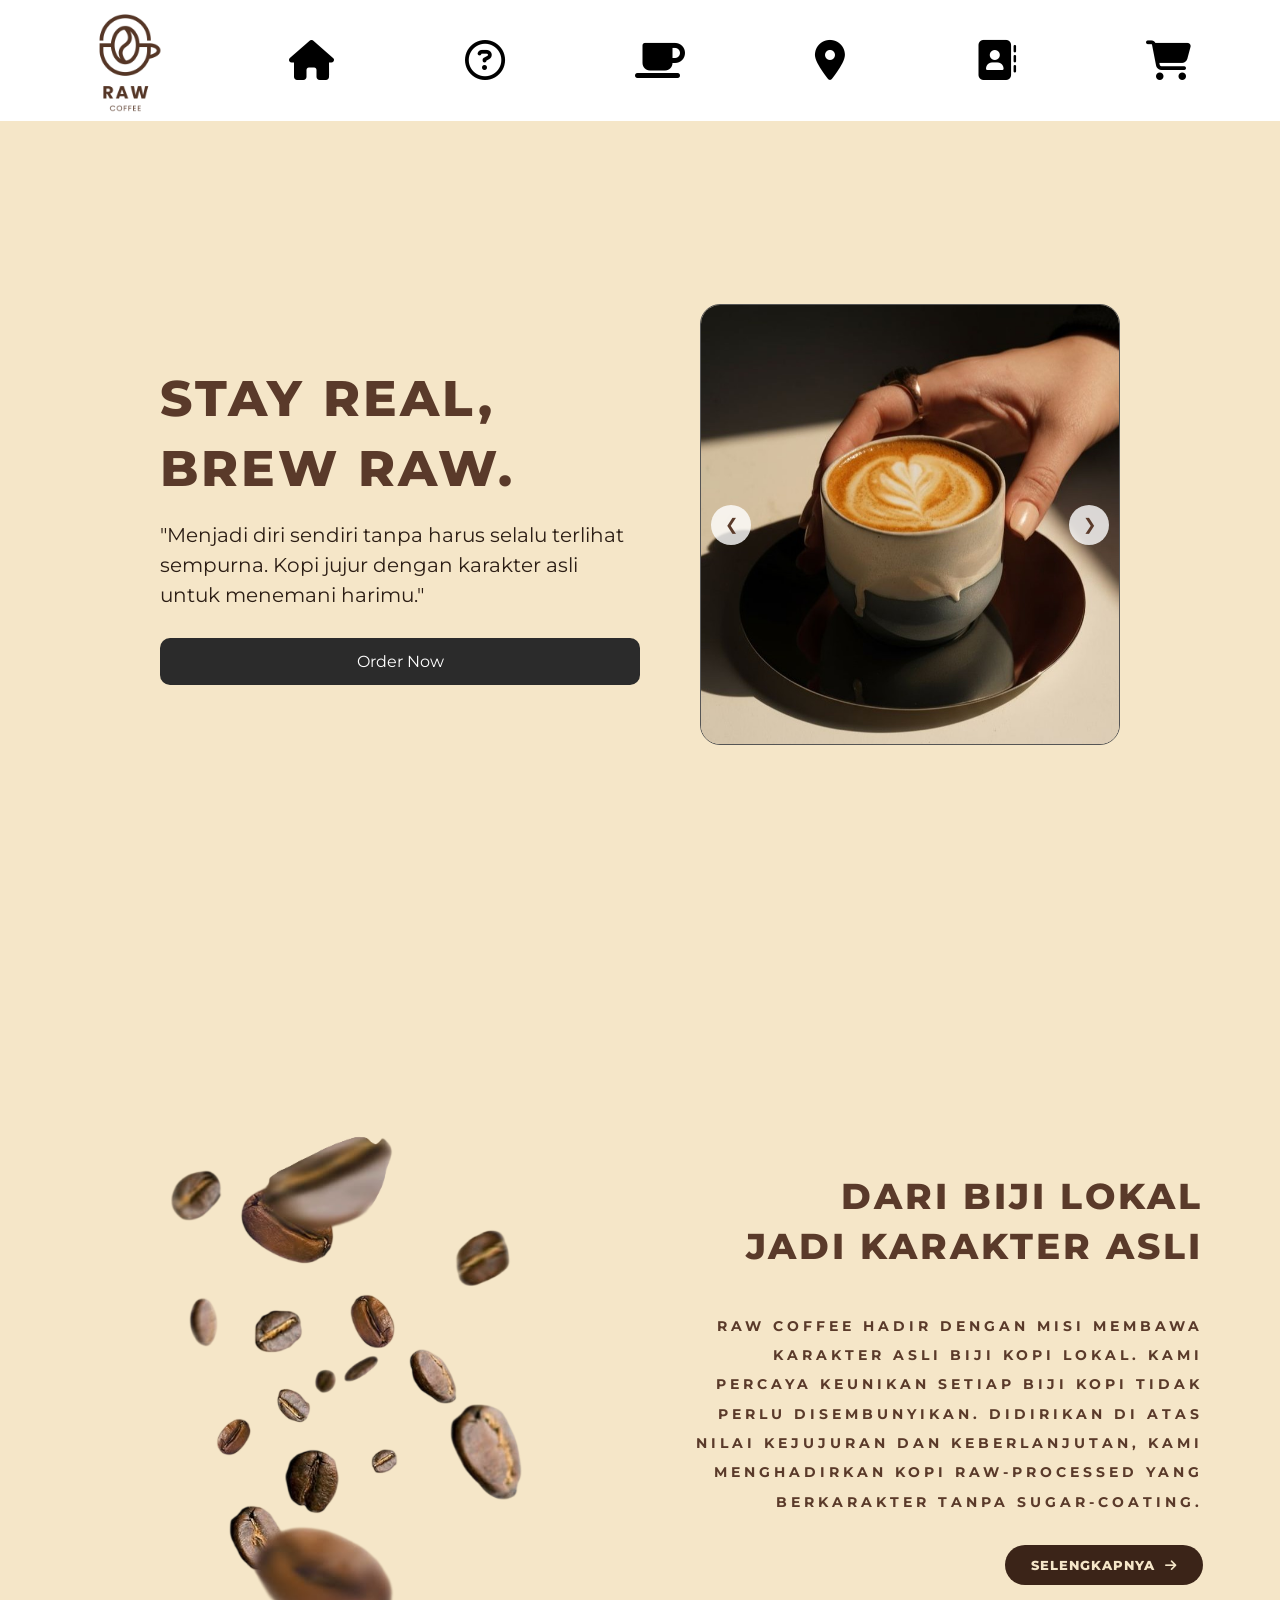
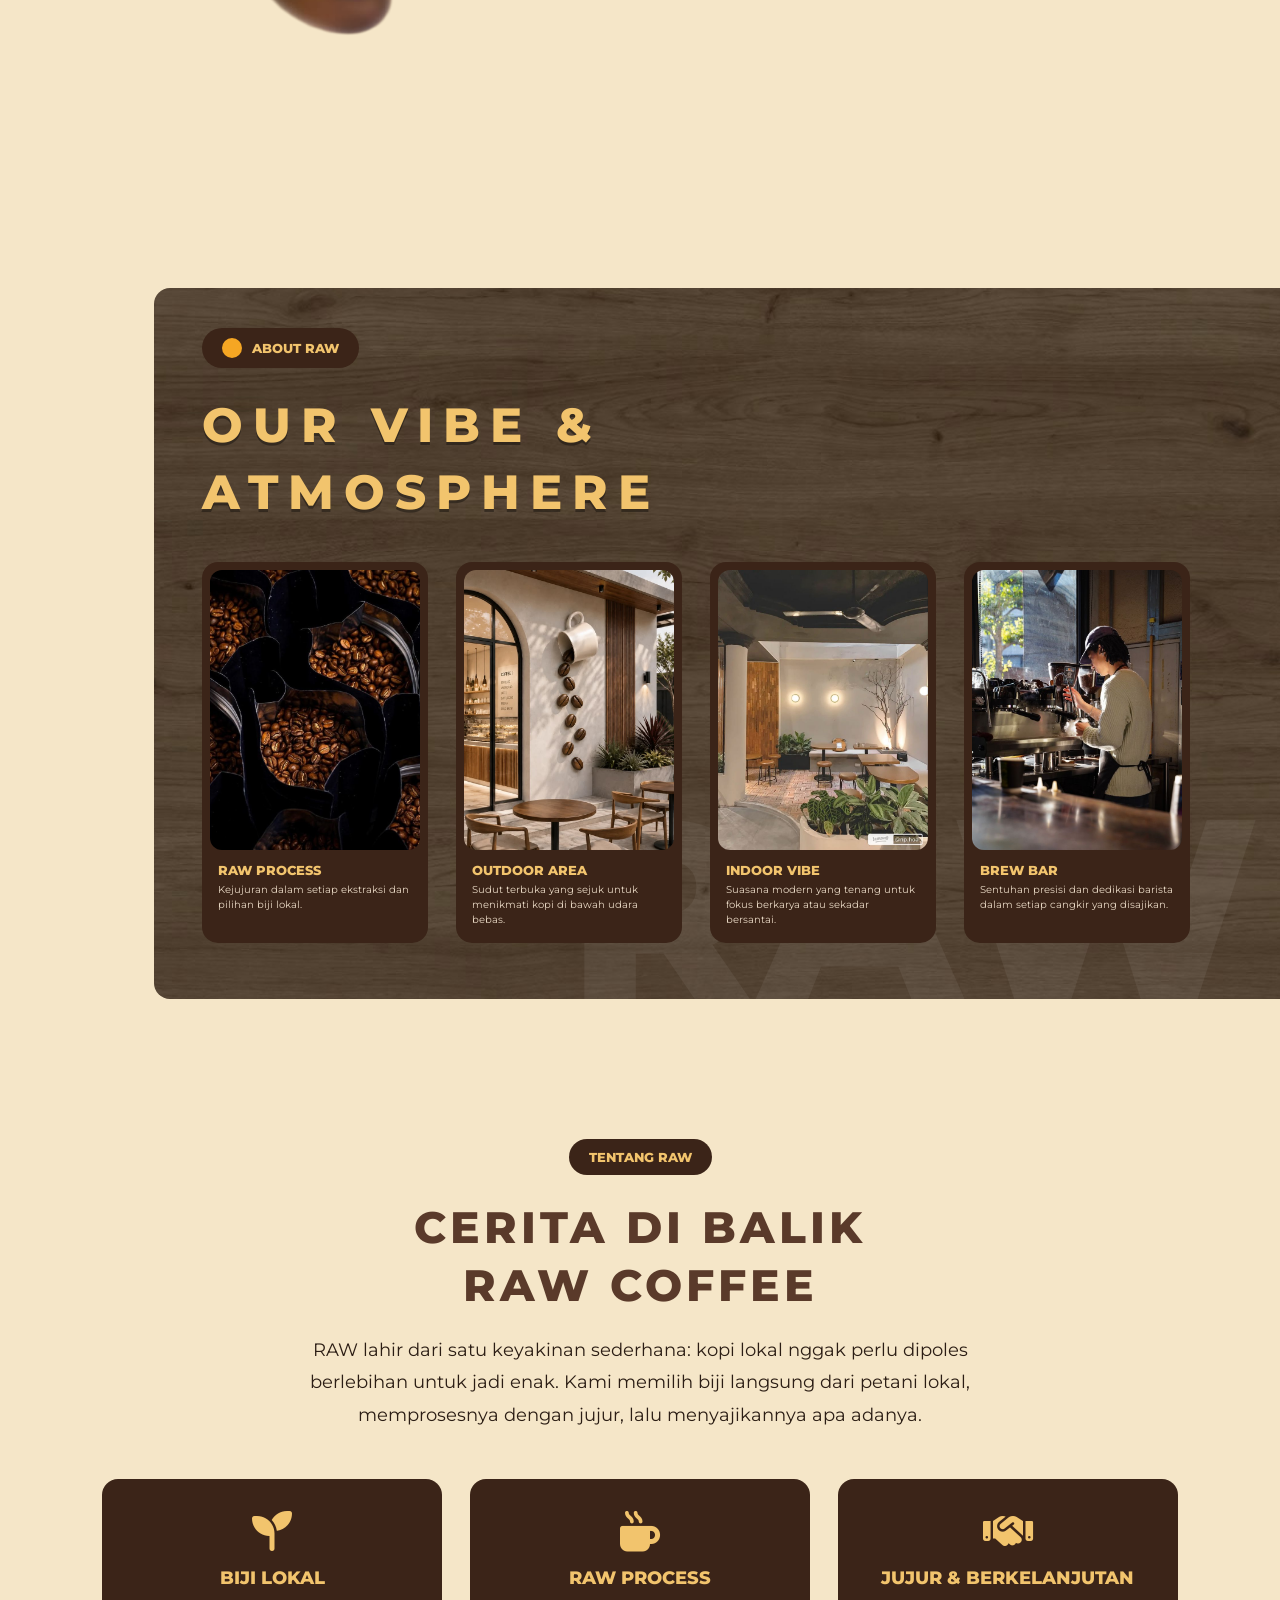
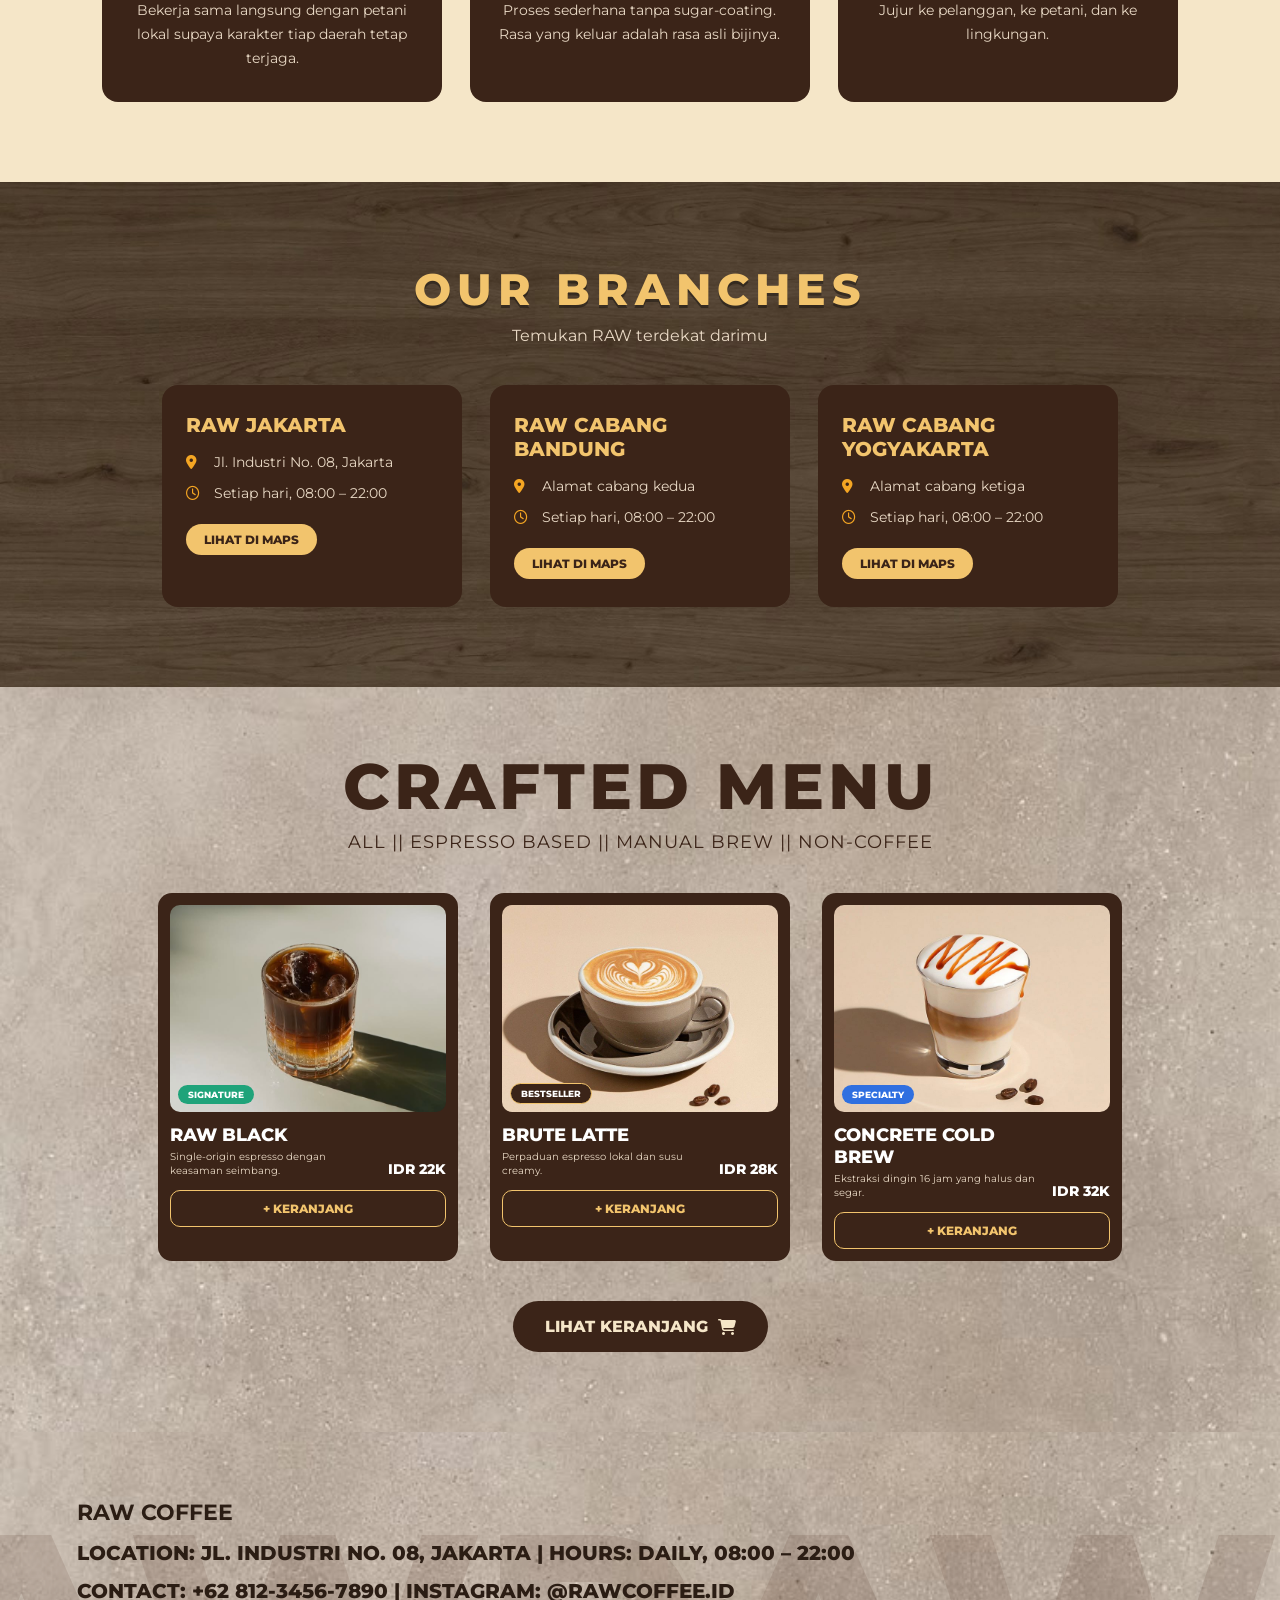
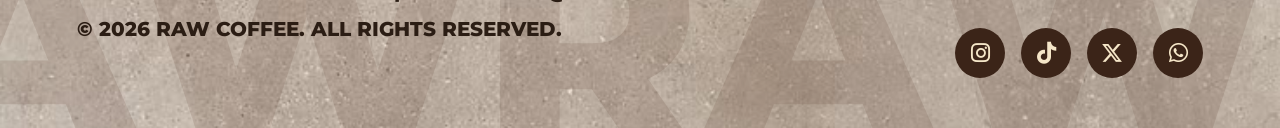
<file: index.html>
<!DOCTYPE html>
<html lang="en">
<head>
    <meta charset="UTF-8">
    <meta name="viewport" content="width=device-width, initial-scale=1.0">
    <title>Raw Coffee</title>
    <link href="https://fonts.googleapis.com/css2?family=Montserrat:wght@500;800&display=swap" rel="stylesheet">
    <link href="https://cdnjs.cloudflare.com/ajax/libs/font-awesome/6.5.1/css/all.min.css" rel="stylesheet">
    <link rel="stylesheet" href="copi.css">
    <link rel="stylesheet" href="checkout.css">
    <script src="cart.js" defer></script>
</head>
<body>
    <header class="navbar">
        <a href="#beranda" class="logo"><img src="COFFEE (43).png" alt="Logo RAW Coffee"></a>
        <a href="#beranda" aria-label="Beranda"><i class="fa-solid fa-house"></i></a>
        <a href="#tentang" aria-label="Tentang"><i class="fa-regular fa-circle-question"></i></a>
        <a href="#menu" aria-label="Menu"><i class="fa-solid fa-mug-saucer"></i></a>
        <a href="#cabang" aria-label="Cabang"><i class="fa-solid fa-location-dot"></i></a>
        <a href="#kontak" aria-label="Kontak"><i class="fa-solid fa-address-book"></i></a>
        <a href="checkout.html" class="cart-link" aria-label="Keranjang">
            <i class="fa-solid fa-cart-shopping"></i><span class="cart-count">0</span>
        </a>
    </header>

    <main class="hero" id="beranda">
        <div class="hero-text">
            <h1>STAY REAL, <br>BREW RAW.</h1>
            <p>"Menjadi diri sendiri tanpa harus selalu terlihat sempurna. Kopi jujur dengan karakter asli untuk menemani harimu."</p>
            <a href="#menu" class="btn">Order Now</a>
        </div>
        <div class="hero-img slider">
    <div class="slides">
     <img src="pegangkopi.jpeg" alt="Secangkir latte art dipegang sebuah tangan">
     <img src="slider2.jpeg" alt="Foto slider 2">
     <img src="slider3.jpeg" alt="Foto slider 3">
     <img src="slider6.jpeg" alt="Foto slider 6">

    </div>
    <button class="slide-btn prev" aria-label="Sebelumnya">&#10094;</button>
    <button class="slide-btn next" aria-label="Berikutnya">&#10095;</button>
</div>
    </main>
<section class="tentang" id="tentang">
    <div class="tentang-img">
        <img src="bijikopi.png" alt="Biji Kopi">
    </div>
    <div class="tentang-text">
        <h2>DARI BIJI LOKAL <br>JADI KARAKTER ASLI</h2>
        <p>RAW COFFEE hadir dengan misi membawa karakter asli biji kopi lokal. Kami percaya keunikan setiap biji kopi tidak perlu disembunyikan. Didirikan di atas nilai kejujuran dan keberlanjutan, kami menghadirkan kopi raw-processed yang berkarakter tanpa sugar-coating.    </p>
        <a href="#cerita" class="more-btn">Selengkapnya <i class="fa-solid fa-arrow-right"></i></a>
        </div>
</section>
<section class="vibe" id="suasana">
    <div class="vibe-panel">
        <span class="vibe-badge"><i class="dot"></i> About Raw</span>
        <h2>Our Vibe &amp;<br>Atmosphere</h2>

        <div class="vibe-cards">
            <article class="vibe-card">
                <img src="rawprocess.jpeg" alt="Biji kopi mentah">
                <h3>Raw Process</h3>
                <p>Kejujuran dalam setiap ekstraksi dan pilihan biji lokal.</p>
            </article>

            <article class="vibe-card">
                <img src="outdoorarea.jpeg" alt="Area outdoor kafe">
                <h3>Outdoor Area</h3>
                <p>Sudut terbuka yang sejuk untuk menikmati kopi di bawah udara bebas.</p>
            </article>

            <article class="vibe-card">
                <img src="indoorvibe.jpeg" alt="Suasana indoor kafe">
                <h3>Indoor Vibe</h3>
                <p>Suasana modern yang tenang untuk fokus berkarya atau sekadar bersantai.</p>
            </article>

            <article class="vibe-card">
                <img src="brewbar.jpeg" alt="Barista di brew bar">
                <h3>Brew Bar</h3>
                <p>Sentuhan presisi dan dedikasi barista dalam setiap cangkir yang disajikan.</p>
            </article>
        </div>
    </div>
</section>
<section class="cerita" id="cerita">
    <span class="cerita-badge">Tentang Raw</span>
    <h2>Cerita di Balik<br>RAW Coffee</h2>
    <p class="cerita-lead">
        RAW lahir dari satu keyakinan sederhana: kopi lokal nggak perlu dipoles berlebihan untuk jadi enak.
        Kami memilih biji langsung dari petani lokal, memprosesnya dengan jujur, lalu menyajikannya apa adanya.
    </p>

    <div class="cerita-grid">
        <article class="cerita-item">
            <i class="fa-solid fa-seedling"></i>
            <h3>Biji Lokal</h3>
            <p>Bekerja sama langsung dengan petani lokal supaya karakter tiap daerah tetap terjaga.</p>
        </article>
        <article class="cerita-item">
            <i class="fa-solid fa-mug-hot"></i>
            <h3>Raw Process</h3>
            <p>Proses sederhana tanpa sugar-coating. Rasa yang keluar adalah rasa asli bijinya.</p>
        </article>
        <article class="cerita-item">
            <i class="fa-solid fa-handshake"></i>
            <h3>Jujur &amp; Berkelanjutan</h3>
            <p>Jujur ke pelanggan, ke petani, dan ke lingkungan.</p>
        </article>
    </div>
</section>

<section class="cabang" id="cabang">
    <h2>Our Branches</h2>
    <p class="cabang-sub">Temukan RAW terdekat darimu</p>

    <div class="cabang-list">
        <article class="cabang-card">
            <h3>RAW Jakarta</h3>
            <p><i class="fa-solid fa-location-dot"></i> Jl. Industri No. 08, Jakarta</p>
            <p><i class="fa-regular fa-clock"></i> Setiap hari, 08:00 – 22:00</p>
            <a href="#" target="_blank">Lihat di Maps</a>
        </article>

        <article class="cabang-card">
            <h3>RAW Cabang Bandung</h3>
            <p><i class="fa-solid fa-location-dot"></i> Alamat cabang kedua</p>
            <p><i class="fa-regular fa-clock"></i> Setiap hari, 08:00 – 22:00</p>
            <a href="#" target="_blank">Lihat di Maps</a>
        </article>

        <article class="cabang-card">
            <h3>RAW Cabang Yogyakarta</h3>
            <p><i class="fa-solid fa-location-dot"></i> Alamat cabang ketiga</p>
            <p><i class="fa-regular fa-clock"></i> Setiap hari, 08:00 – 22:00</p>
            <a href="#" target="_blank">Lihat di Maps</a>
        </article>
    </div>
</section>
<section class="menu" id="menu">
    <h2 class="menu-title">Crafted Menu</h2>
    <p class="menu-sub">All || Espresso Based || Manual Brew || Non-Coffee</p>

    <div class="menu-cards">
        <article class="menu-card">
            <div class="menu-img">
                <img src="rawblack.jpeg" alt="Raw Black">
                <span class="tag tag-signature">Signature</span>
            </div>
            <div class="menu-info">
                <div>
                    <h3>Raw Black</h3>
                    <p>Single-origin espresso dengan keasaman seimbang.</p>
                </div>
                <span class="price">IDR 22K</span>
            </div>
            <button class="add-btn" data-id="raw-black" data-name="Raw Black" data-price="22000" data-img="rawblack.jpeg">+ Keranjang</button>
        </article>

        <article class="menu-card">
            <div class="menu-img">
                <img src="brutelatte.jpeg" alt="Brute Latte">
                <span class="tag tag-bestseller">Bestseller</span>
            </div>
            <div class="menu-info">
                <div>
                    <h3>Brute Latte</h3>
                    <p>Perpaduan espresso lokal dan susu creamy.</p>
                </div>
                <span class="price">IDR 28K</span>
            </div>
            <button class="add-btn" data-id="brute-latte" data-name="Brute Latte" data-price="28000" data-img="brutelatte.jpeg">+ Keranjang</button>
        </article>

        <article class="menu-card">
            <div class="menu-img">
                <img src="concretecoldbrew.jpeg" alt="Concrete Cold Brew">
                <span class="tag tag-specialty">Specialty</span>
            </div>
            <div class="menu-info">
                <div>
                    <h3>Concrete Cold Brew</h3>
                    <p>Ekstraksi dingin 16 jam yang halus dan segar.</p>
                </div>
                <span class="price">IDR 32K</span>
            </div>
            <button class="add-btn" data-id="concrete-cold-brew" data-name="Concrete Cold Brew" data-price="32000" data-img="concretecoldbrew.jpeg">+ Keranjang</button>
        </article>
    </div>

    <a href="checkout.html" class="menu-btn">Lihat Keranjang <i class="fa-solid fa-cart-shopping"></i></a>
</section>

<footer class="kontak" id="kontak">
    <h3>RAW COFFEE</h3>
    <p>Location: Jl. Industri No. 08, Jakarta | Hours: Daily, 08:00 – 22:00</p>
    <p>Contact: +62 812-3456-7890 | Instagram: @rawcoffee.id</p>
    <p>© 2026 RAW COFFEE. All rights reserved.</p>
        <div class="sosmed">
        <a href="https://instagram.com/rawcoffee.id" target="_blank" aria-label="Instagram"><i class="fa-brands fa-instagram"></i></a>
        <a href="#" target="_blank" aria-label="TikTok"><i class="fa-brands fa-tiktok"></i></a>
        <a href="#" target="_blank" aria-label="X"><i class="fa-brands fa-x-twitter"></i></a>
        <a href="wa.me/6283120239202" target="_blank" aria-label="WhatsApp"><i class="fa-brands fa-whatsapp"></i></a>
    </div>
</footer>
<script>
    const slides = document.querySelector('.slides');
    document.querySelector('.slide-btn.next').onclick = () =>
        slides.scrollBy({ left: slides.clientWidth });
    document.querySelector('.slide-btn.prev').onclick = () =>
        slides.scrollBy({ left: -slides.clientWidth });
</script>
</body>
</html>
</file>
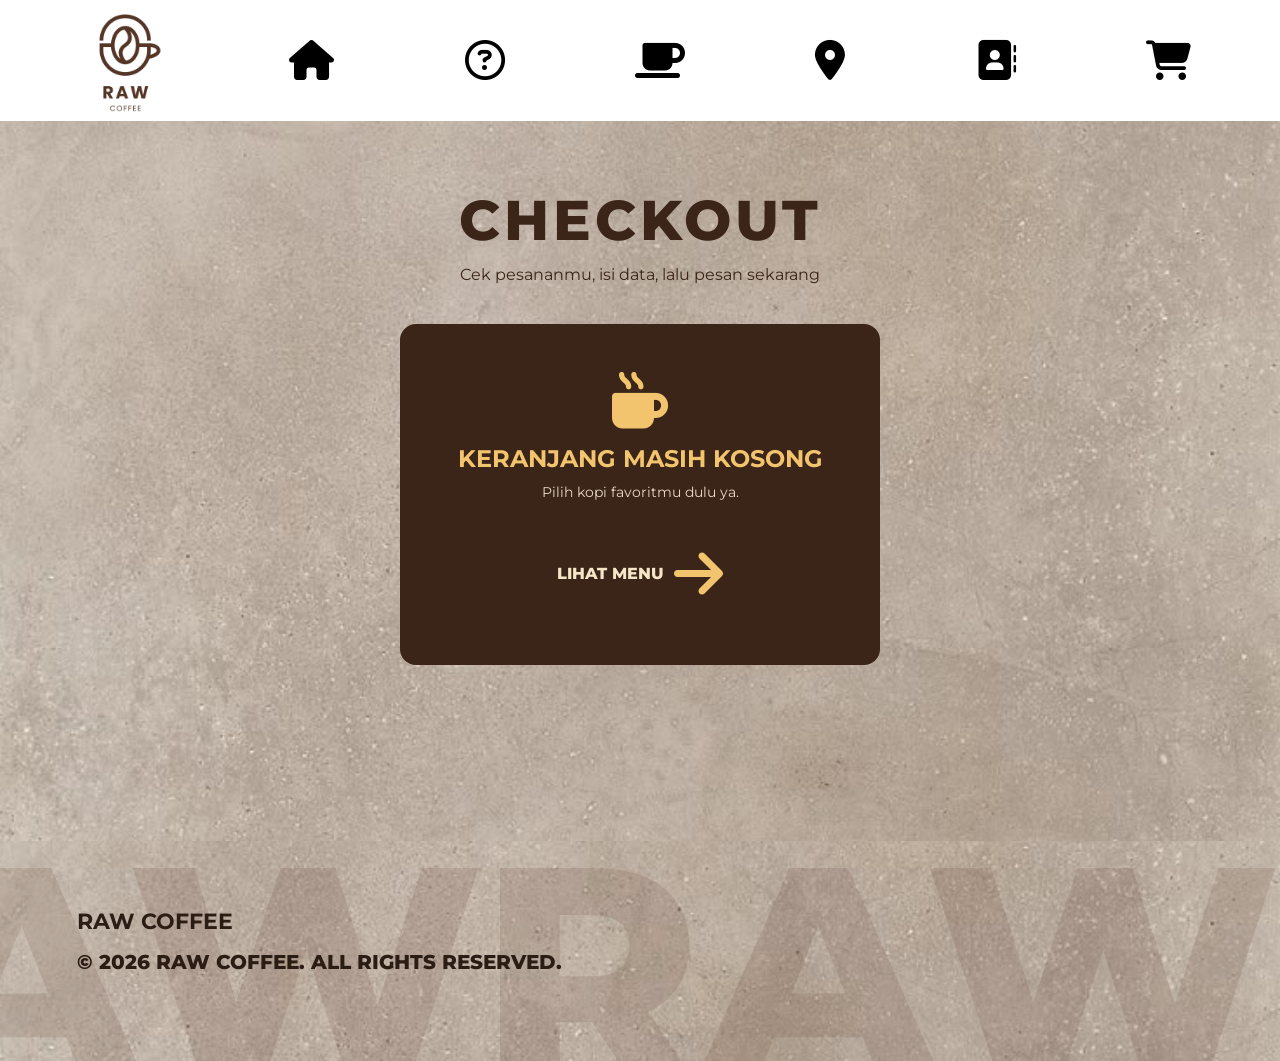
<file: checkout.html>
<!DOCTYPE html>
<html lang="id">
<head>
    <meta charset="UTF-8">
    <meta name="viewport" content="width=device-width, initial-scale=1.0">
    <title>Checkout | Raw Coffee</title>
    <link href="https://fonts.googleapis.com/css2?family=Montserrat:wght@500;800&display=swap" rel="stylesheet">
    <link href="https://cdnjs.cloudflare.com/ajax/libs/font-awesome/6.5.1/css/all.min.css" rel="stylesheet">
    <link rel="stylesheet" href="copi.css">
    <link rel="stylesheet" href="checkout.css">
    <script src="cart.js" defer></script>
    <script src="checkout.js" defer></script>
</head>
<body>
    <header class="navbar">
        <a href="index.html#beranda" class="logo"><img src="COFFEE (43).png" alt="Logo RAW Coffee"></a>
        <a href="index.html#beranda" aria-label="Beranda"><i class="fa-solid fa-house"></i></a>
        <a href="index.html#tentang" aria-label="Tentang"><i class="fa-regular fa-circle-question"></i></a>
        <a href="index.html#menu" aria-label="Menu"><i class="fa-solid fa-mug-saucer"></i></a>
        <a href="index.html#cabang" aria-label="Cabang"><i class="fa-solid fa-location-dot"></i></a>
        <a href="index.html#kontak" aria-label="Kontak"><i class="fa-solid fa-address-book"></i></a>
        <a href="checkout.html" class="cart-link" aria-label="Keranjang">
            <i class="fa-solid fa-cart-shopping"></i><span class="cart-count">0</span>
        </a>
    </header>

    <main class="checkout">
        <h1 class="checkout-title">Checkout</h1>
        <p class="checkout-sub">Cek pesananmu, isi data, lalu pesan sekarang</p>

        <!-- keranjang kosong -->
        <div class="checkout-empty" id="checkout-empty" hidden>
            <i class="fa-solid fa-mug-hot"></i>
            <h2>Keranjang masih kosong</h2>
            <p>Pilih kopi favoritmu dulu ya.</p>
            <a href="index.html#menu" class="menu-btn">Lihat Menu <i class="fa-solid fa-arrow-right"></i></a>
        </div>

        <!-- status pesanan (setelah checkout) -->
        <div class="co-status" id="checkout-success" hidden>
            <div class="co-status-top">
                <h2 id="st-title">Pickup</h2>
                <div class="co-steps" id="co-steps">
                    <div class="co-step">
                        <span class="co-step-ic"><i class="fa-solid fa-rotate"></i></span>
                        <small>Sedang Diproses</small>
                    </div>
                    <div class="co-step">
                        <span class="co-step-ic"><i class="fa-solid fa-store"></i></span>
                        <small>Siap Di-Pickup</small>
                    </div>
                    <div class="co-step">
                        <span class="co-step-ic"><i class="fa-solid fa-check"></i></span>
                        <small>Pesanan Selesai</small>
                    </div>
                </div>
                <img class="co-status-img" src="pegangkopi.jpeg" alt="Pesananmu">
            </div>

            <div class="co-status-card">
                <h3 id="st-no"></h3>
                <div id="st-items"></div>
                <div class="co-status-total"><span>Total</span><span id="st-total"></span></div>
                <p id="st-info"></p>
            </div>

            <div class="co-status-actions">
                <button type="button" class="co-btn-outline" id="btn-struk">Download Struk</button>
                <a href="index.html" class="co-btn-solid">Kembali Ke Beranda</a>
            </div>
        </div>

        <!-- isi checkout: pesanan di kiri, form di kanan -->
        <div class="checkout-grid" id="checkout-content">
            <section class="co-panel">
                <h2>Pesananmu</h2>
                <div id="checkout-items"></div>
            </section>

            <form class="co-panel" id="checkout-form" novalidate>
                <h2>Data Pemesan</h2>

                <label for="nama">Nama</label>
                <input type="text" id="nama" name="nama" placeholder="Nama kamu" required>

                <label for="wa">No. WhatsApp</label>
                <input type="tel" id="wa" name="wa" placeholder="08xxxxxxxxxx" required>

                <label>Tipe Pesanan</label>
                <div class="co-options">
                    <label class="co-opt"><input type="radio" name="tipe" value="Dine In" checked> Dine In</label>
                    <label class="co-opt"><input type="radio" name="tipe" value="Take Away"> Take Away</label>
                </div>

                <label for="cabang">Cabang</label>
                <select id="cabang" name="cabang">
                    <option>RAW Jakarta</option>
                    <option>RAW Cabang 2</option>
                    <option>RAW Cabang 3</option>
                </select>

                <div id="meja-wrap">
                    <label for="meja">Nomor Meja</label>
                    <input type="text" id="meja" name="meja" placeholder="Contoh: 12">
                </div>

                <label>Pembayaran</label>
                <div class="co-options">
                    <label class="co-opt"><input type="radio" name="bayar" value="Bayar di kasir" checked> Kasir</label>
                    <label class="co-opt"><input type="radio" name="bayar" value="QRIS"> QRIS</label>
                    <label class="co-opt"><input type="radio" name="bayar" value="Transfer"> Transfer</label>
                </div>

                <label for="catatan">Catatan (opsional)</label>
                <textarea id="catatan" name="catatan" rows="3" placeholder="Less sugar, extra shot, dll."></textarea>

                <div class="co-summary">
                    <div><span>Subtotal</span><span id="sum-sub">Rp 0</span></div>
                    <div><span>Pajak (10%)</span><span id="sum-tax">Rp 0</span></div>
                    <div class="co-total"><span>Total</span><span id="sum-total">Rp 0</span></div>
                </div>

                <p class="co-error" id="co-error" role="alert"></p>

                <button type="submit" class="menu-btn co-submit">
                    <i class="fa-solid fa-bag-shopping"></i> Pesan Sekarang
                </button>
            </form>
        </div>
    </main>

    <footer class="kontak" id="kontak">
        <h3>RAW COFFEE</h3>
        <p>© 2026 RAW COFFEE. All rights reserved.</p>
    </footer>
</body>
</html>
</file>
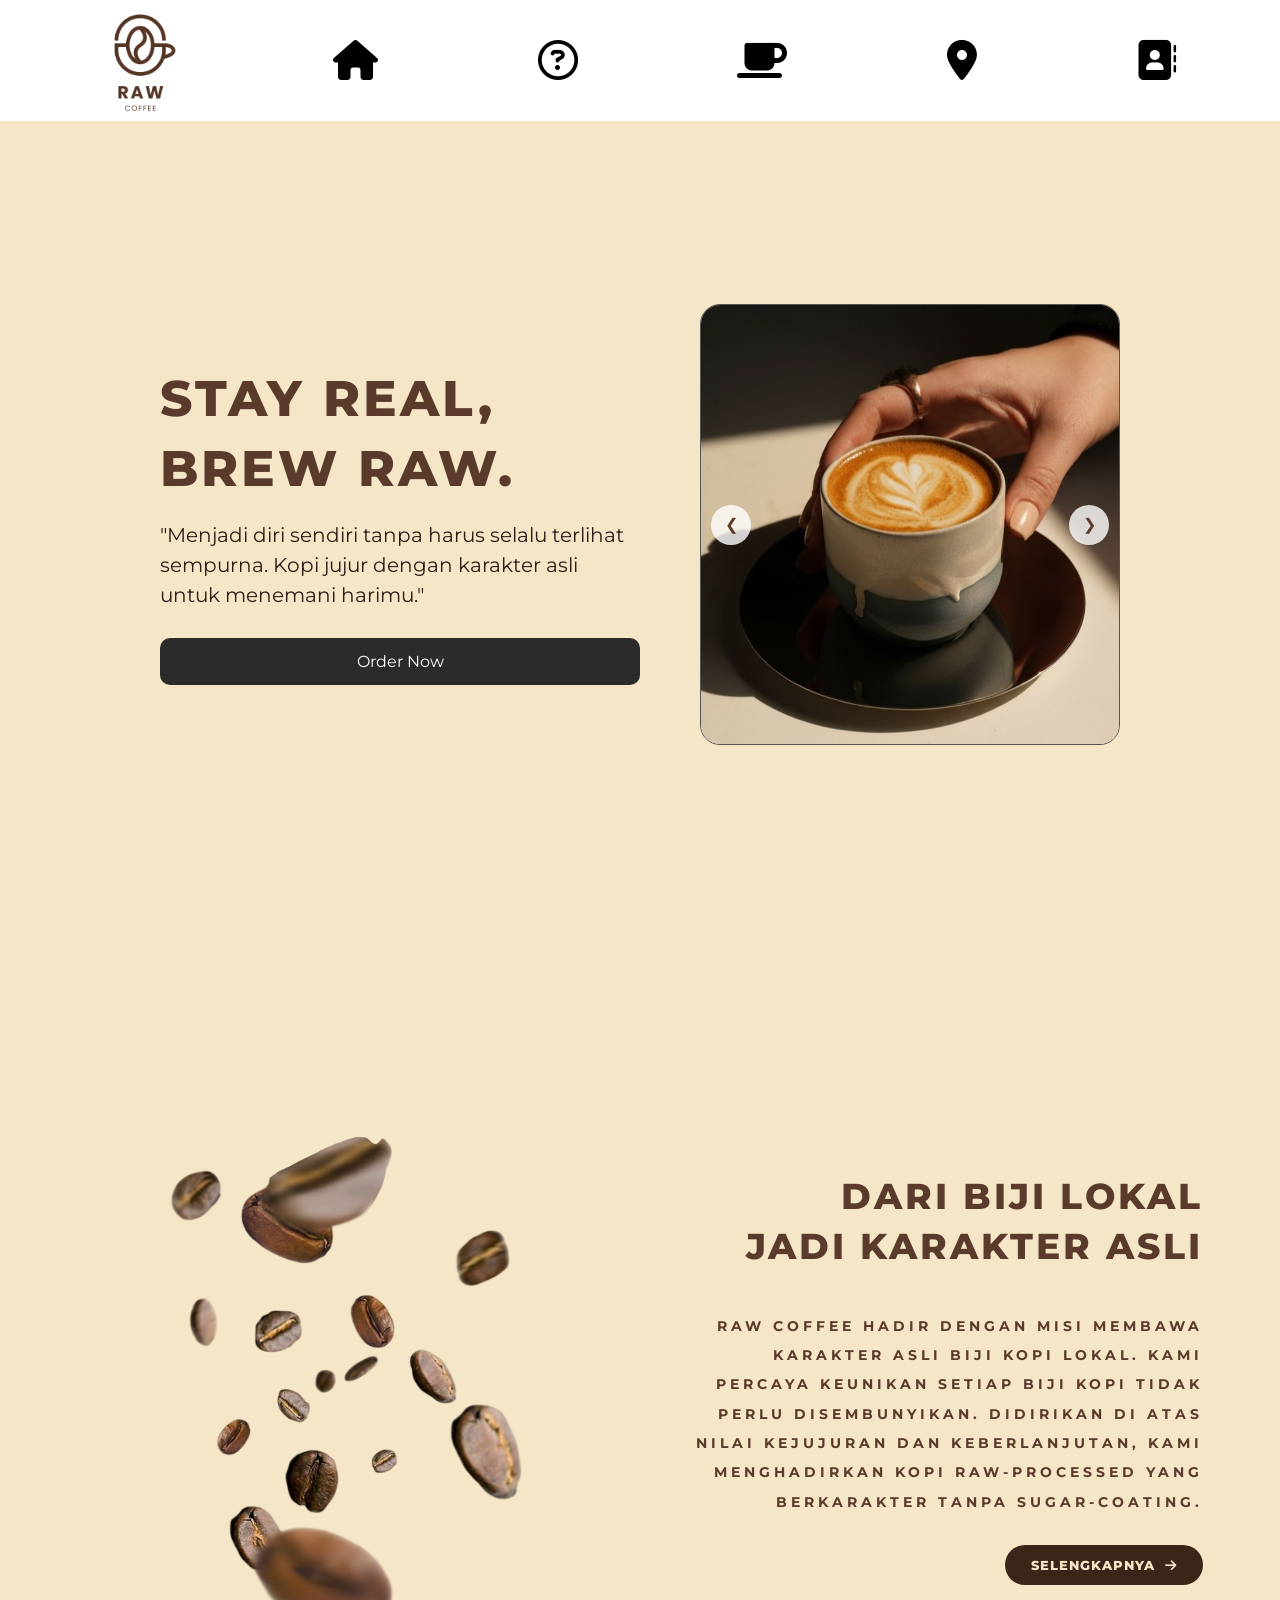
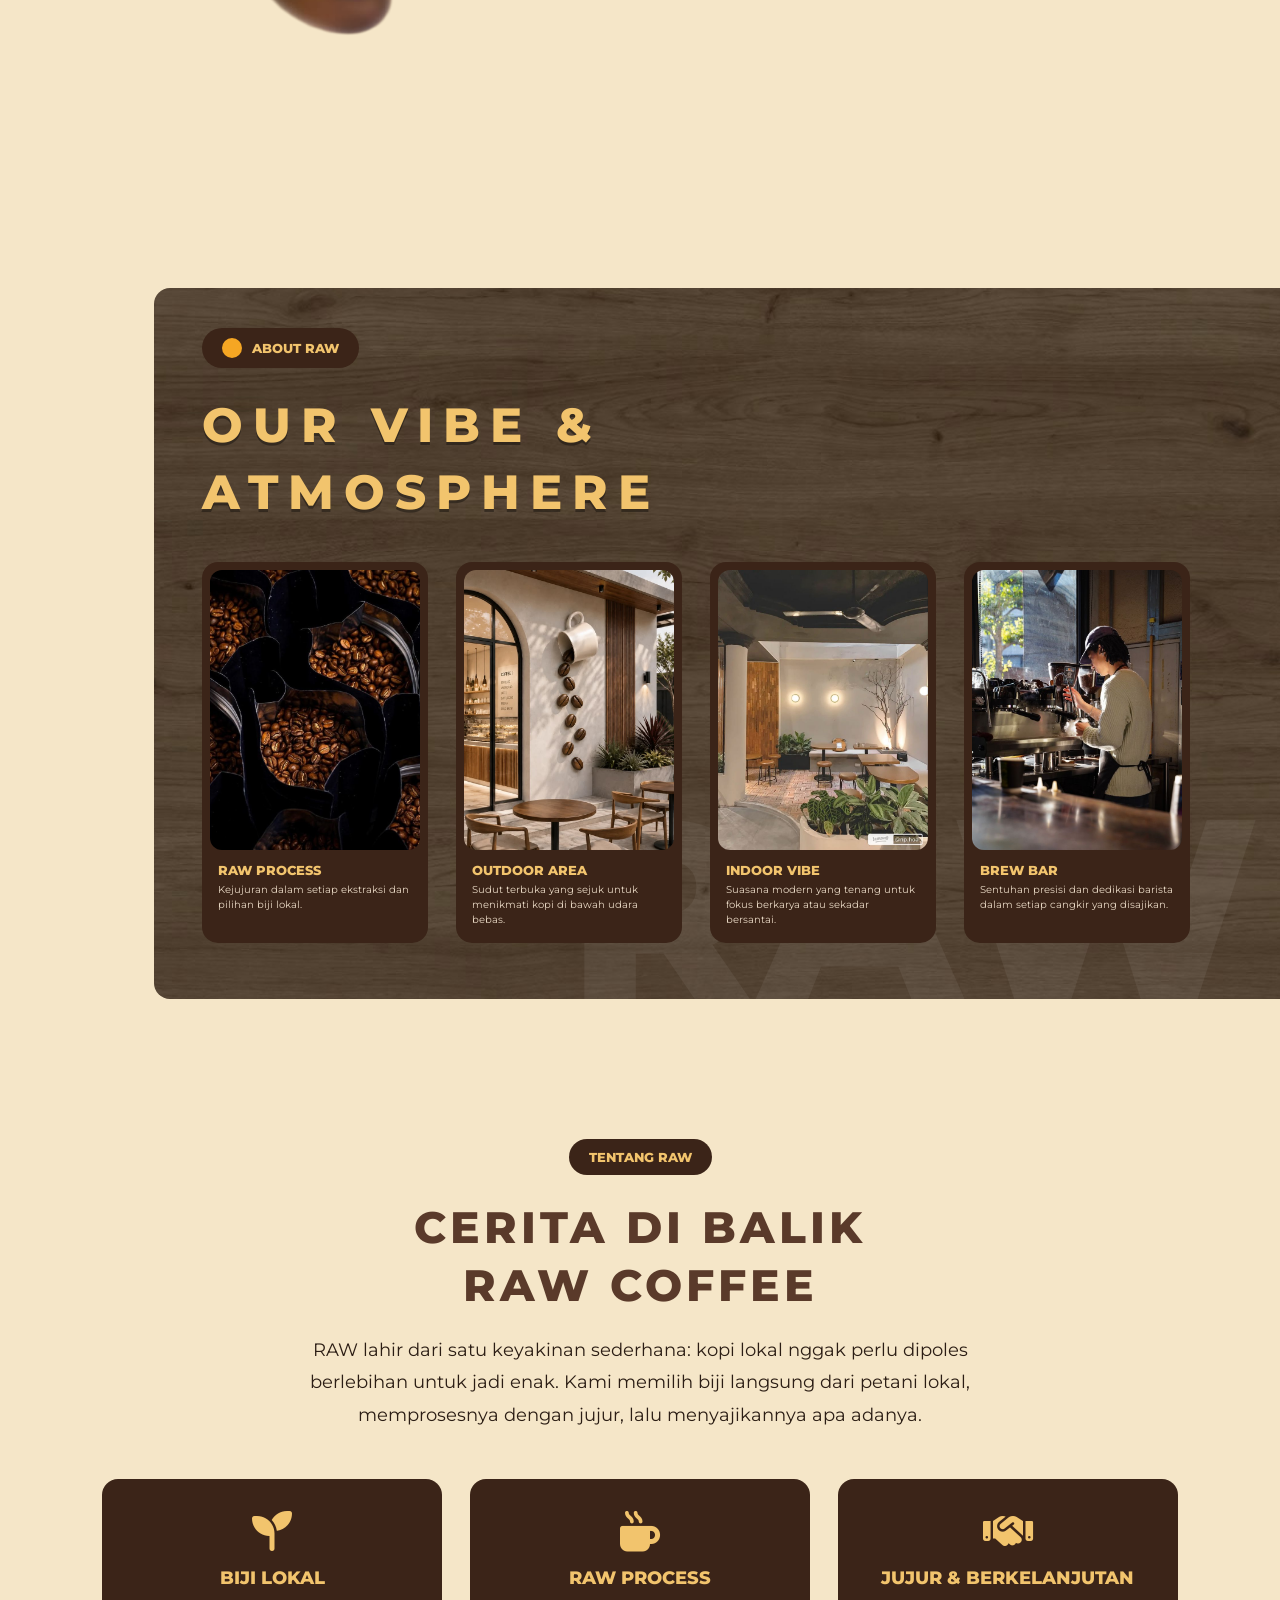
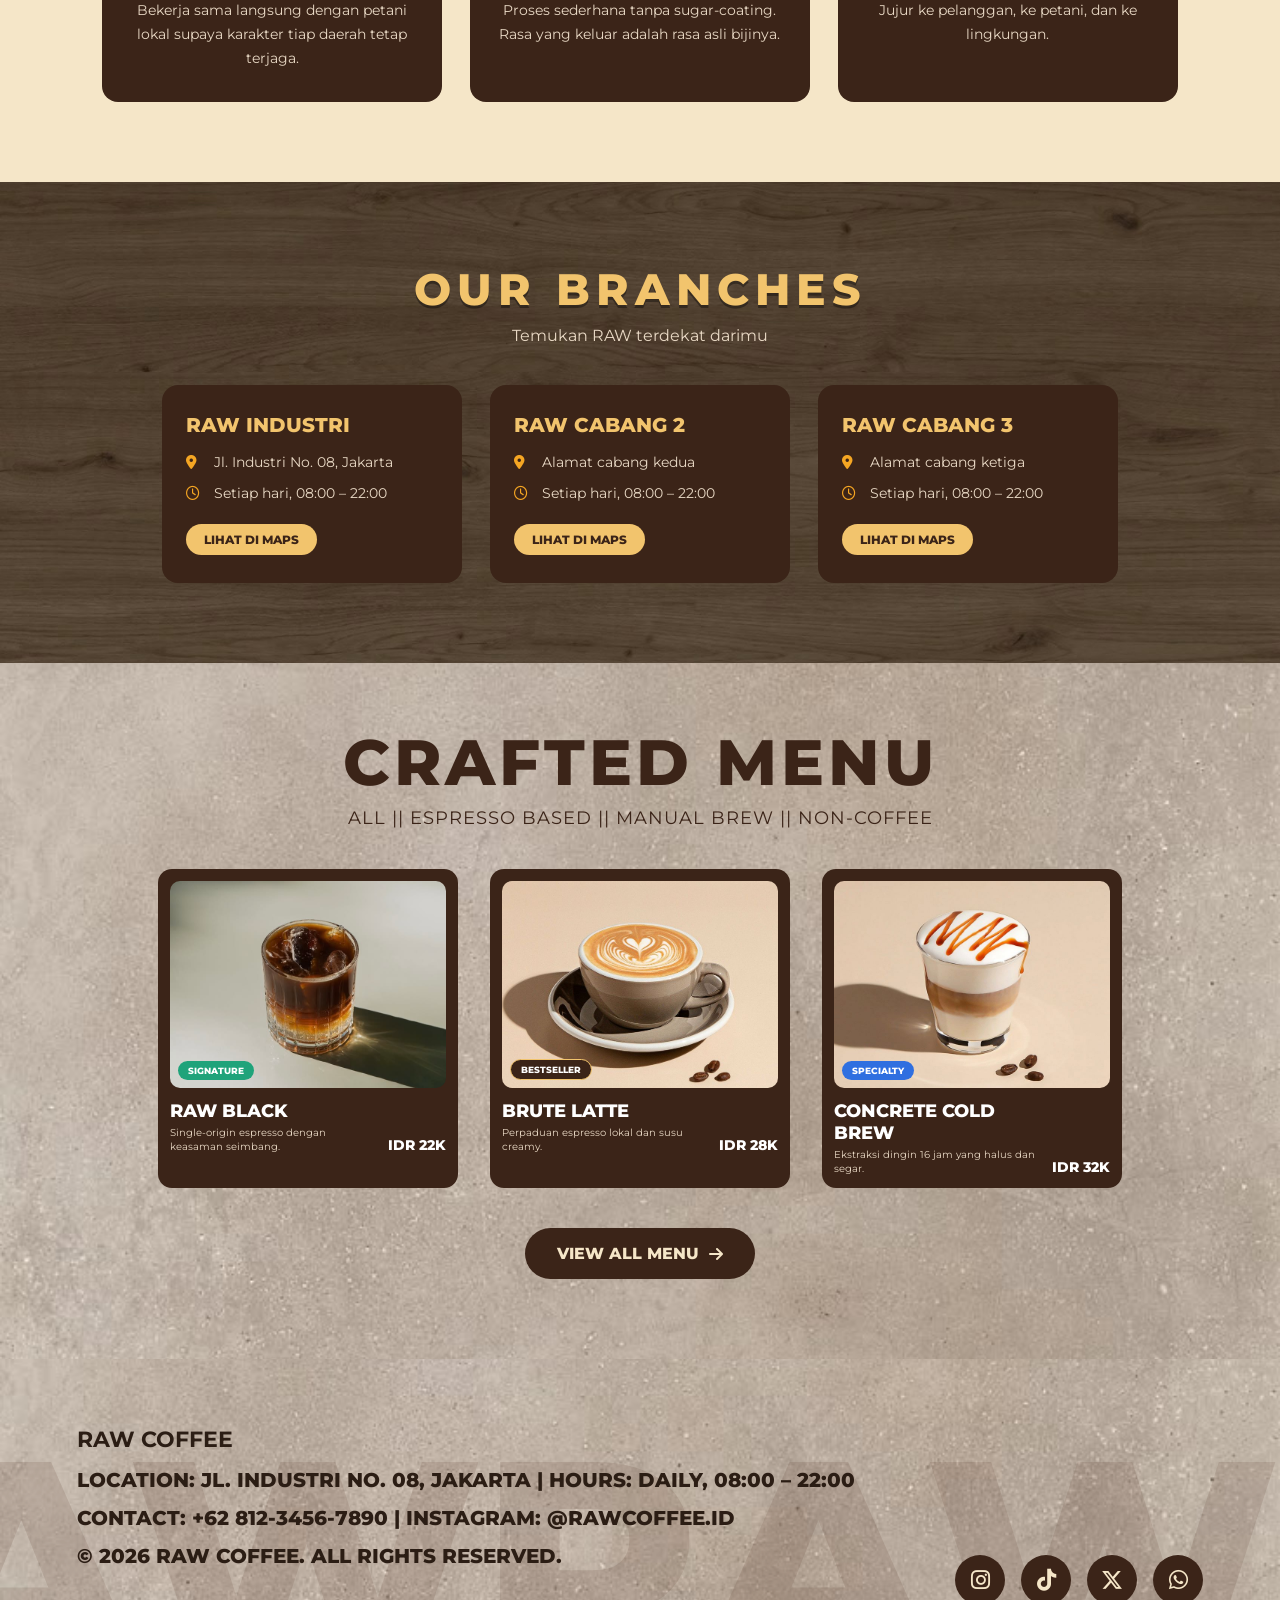
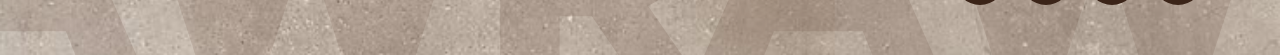
<file: kedaikopi.html>
<!DOCTYPE html>
<html lang="en">
<head>
    <meta charset="UTF-8">
    <meta name="viewport" content="width=device-width, initial-scale=1.0">
    <title>Raw Coffee</title>
    <link href="https://fonts.googleapis.com/css2?family=Montserrat:wght@500;800&display=swap" rel="stylesheet">
    <link href="https://cdnjs.cloudflare.com/ajax/libs/font-awesome/6.5.1/css/all.min.css" rel="stylesheet">
    <link rel="stylesheet" href="copi.css">
</head>
<body>
    <header class="navbar">
        <a href="#beranda" class="logo"><img src="COFFEE (43).png" alt="Logo RAW Coffee"></a>
        <a href="#beranda" aria-label="Beranda"><i class="fa-solid fa-house"></i></a>
        <a href="#tentang" aria-label="Tentang"><i class="fa-regular fa-circle-question"></i></a>
        <a href="#menu" aria-label="Menu"><i class="fa-solid fa-mug-saucer"></i></a>
        <a href="#cabang" aria-label="Cabang"><i class="fa-solid fa-location-dot"></i></a>
        <a href="#kontak" aria-label="Kontak"><i class="fa-solid fa-address-book"></i></a>
    </header>

    <main class="hero" id="beranda">
        <div class="hero-text">
            <h1>STAY REAL, <br>BREW RAW.</h1>
            <p>"Menjadi diri sendiri tanpa harus selalu terlihat sempurna. Kopi jujur dengan karakter asli untuk menemani harimu."</p>
            <a href="#menu" class="btn">Order Now</a>
        </div>
        <div class="hero-img slider">
    <div class="slides">
     <img src="pegangkopi.jpeg" alt="Secangkir latte art dipegang sebuah tangan">
     <img src="slider2.jpeg" alt="Foto slider 2">
     <img src="slider3.jpeg" alt="Foto slider 3">
     <img src="slider6.jpeg" alt="Foto slider 6">

    </div>
    <button class="slide-btn prev" aria-label="Sebelumnya">&#10094;</button>
    <button class="slide-btn next" aria-label="Berikutnya">&#10095;</button>
</div>
    </main>
<section class="tentang" id="tentang">
    <div class="tentang-img">
        <img src="bijikopi.png" alt="Biji Kopi">
    </div>
    <div class="tentang-text">
        <h2>DARI BIJI LOKAL <br>JADI KARAKTER ASLI</h2>
        <p>RAW COFFEE hadir dengan misi membawa karakter asli biji kopi lokal. Kami percaya keunikan setiap biji kopi tidak perlu disembunyikan. Didirikan di atas nilai kejujuran dan keberlanjutan, kami menghadirkan kopi raw-processed yang berkarakter tanpa sugar-coating.    </p>
        <a href="#cerita" class="more-btn">Selengkapnya <i class="fa-solid fa-arrow-right"></i></a>
        </div>
</section>
<section class="vibe" id="suasana">
    <div class="vibe-panel">
        <span class="vibe-badge"><i class="dot"></i> About Raw</span>
        <h2>Our Vibe &amp;<br>Atmosphere</h2>

        <div class="vibe-cards">
            <article class="vibe-card">
                <img src="rawprocess.jpeg" alt="Biji kopi mentah">
                <h3>Raw Process</h3>
                <p>Kejujuran dalam setiap ekstraksi dan pilihan biji lokal.</p>
            </article>

            <article class="vibe-card">
                <img src="outdoorarea.jpeg" alt="Area outdoor kafe">
                <h3>Outdoor Area</h3>
                <p>Sudut terbuka yang sejuk untuk menikmati kopi di bawah udara bebas.</p>
            </article>

            <article class="vibe-card">
                <img src="indoorvibe.jpeg" alt="Suasana indoor kafe">
                <h3>Indoor Vibe</h3>
                <p>Suasana modern yang tenang untuk fokus berkarya atau sekadar bersantai.</p>
            </article>

            <article class="vibe-card">
                <img src="brewbar.jpeg" alt="Barista di brew bar">
                <h3>Brew Bar</h3>
                <p>Sentuhan presisi dan dedikasi barista dalam setiap cangkir yang disajikan.</p>
            </article>
        </div>
    </div>
</section>
<section class="cerita" id="cerita">
    <span class="cerita-badge">Tentang Raw</span>
    <h2>Cerita di Balik<br>RAW Coffee</h2>
    <p class="cerita-lead">
        RAW lahir dari satu keyakinan sederhana: kopi lokal nggak perlu dipoles berlebihan untuk jadi enak.
        Kami memilih biji langsung dari petani lokal, memprosesnya dengan jujur, lalu menyajikannya apa adanya.
    </p>

    <div class="cerita-grid">
        <article class="cerita-item">
            <i class="fa-solid fa-seedling"></i>
            <h3>Biji Lokal</h3>
            <p>Bekerja sama langsung dengan petani lokal supaya karakter tiap daerah tetap terjaga.</p>
        </article>
        <article class="cerita-item">
            <i class="fa-solid fa-mug-hot"></i>
            <h3>Raw Process</h3>
            <p>Proses sederhana tanpa sugar-coating. Rasa yang keluar adalah rasa asli bijinya.</p>
        </article>
        <article class="cerita-item">
            <i class="fa-solid fa-handshake"></i>
            <h3>Jujur &amp; Berkelanjutan</h3>
            <p>Jujur ke pelanggan, ke petani, dan ke lingkungan.</p>
        </article>
    </div>
</section>

<section class="cabang" id="cabang">
    <h2>Our Branches</h2>
    <p class="cabang-sub">Temukan RAW terdekat darimu</p>

    <div class="cabang-list">
        <article class="cabang-card">
            <h3>RAW Industri</h3>
            <p><i class="fa-solid fa-location-dot"></i> Jl. Industri No. 08, Jakarta</p>
            <p><i class="fa-regular fa-clock"></i> Setiap hari, 08:00 – 22:00</p>
            <a href="#" target="_blank">Lihat di Maps</a>
        </article>

        <article class="cabang-card">
            <h3>RAW Cabang 2</h3>
            <p><i class="fa-solid fa-location-dot"></i> Alamat cabang kedua</p>
            <p><i class="fa-regular fa-clock"></i> Setiap hari, 08:00 – 22:00</p>
            <a href="#" target="_blank">Lihat di Maps</a>
        </article>

        <article class="cabang-card">
            <h3>RAW Cabang 3</h3>
            <p><i class="fa-solid fa-location-dot"></i> Alamat cabang ketiga</p>
            <p><i class="fa-regular fa-clock"></i> Setiap hari, 08:00 – 22:00</p>
            <a href="#" target="_blank">Lihat di Maps</a>
        </article>
    </div>
</section>
<section class="menu" id="menu">
    <h2 class="menu-title">Crafted Menu</h2>
    <p class="menu-sub">All || Espresso Based || Manual Brew || Non-Coffee</p>

    <div class="menu-cards">
        <article class="menu-card">
            <div class="menu-img">
                <img src="rawblack.jpeg" alt="Raw Black">
                <span class="tag tag-signature">Signature</span>
            </div>
            <div class="menu-info">
                <div>
                    <h3>Raw Black</h3>
                    <p>Single-origin espresso dengan keasaman seimbang.</p>
                </div>
                <span class="price">IDR 22K</span>
            </div>
        </article>

        <article class="menu-card">
            <div class="menu-img">
                <img src="brutelatte.jpeg" alt="Brute Latte">
                <span class="tag tag-bestseller">Bestseller</span>
            </div>
            <div class="menu-info">
                <div>
                    <h3>Brute Latte</h3>
                    <p>Perpaduan espresso lokal dan susu creamy.</p>
                </div>
                <span class="price">IDR 28K</span>
            </div>
        </article>

        <article class="menu-card">
            <div class="menu-img">
                <img src="concretecoldbrew.jpeg" alt="Concrete Cold Brew">
                <span class="tag tag-specialty">Specialty</span>
            </div>
            <div class="menu-info">
                <div>
                    <h3>Concrete Cold Brew</h3>
                    <p>Ekstraksi dingin 16 jam yang halus dan segar.</p>
                </div>
                <span class="price">IDR 32K</span>
            </div>
        </article>
    </div>

    <a href="#" class="menu-btn">View All Menu <i class="fa-solid fa-arrow-right"></i></a>
</section>

<footer class="kontak" id="kontak">
    <h3>RAW COFFEE</h3>
    <p>Location: Jl. Industri No. 08, Jakarta | Hours: Daily, 08:00 – 22:00</p>
    <p>Contact: +62 812-3456-7890 | Instagram: @rawcoffee.id</p>
    <p>© 2026 RAW COFFEE. All rights reserved.</p>
        <div class="sosmed">
        <a href="https://instagram.com/rawcoffee.id" target="_blank" aria-label="Instagram"><i class="fa-brands fa-instagram"></i></a>
        <a href="#" target="_blank" aria-label="TikTok"><i class="fa-brands fa-tiktok"></i></a>
        <a href="#" target="_blank" aria-label="X"><i class="fa-brands fa-x-twitter"></i></a>
        <a href="https://wa.me/628123456789" target="_blank" aria-label="WhatsApp"><i class="fa-brands fa-whatsapp"></i></a>
    </div>
</footer>
<script>
    const slides = document.querySelector('.slides');
    document.querySelector('.slide-btn.next').onclick = () =>
        slides.scrollBy({ left: slides.clientWidth });
    document.querySelector('.slide-btn.prev').onclick = () =>
        slides.scrollBy({ left: -slides.clientWidth });
</script>
</body>
</html>
</file>
<file: copi.css>
* {
    margin: 0;
    padding: 0;
    box-sizing: border-box;
}

body {
    font-family: "Montserrat", sans-serif;
    color: #5a3a2a;
    background: #f5e6c8; /* warna cream */
}

html {
    scroll-behavior: smooth;
    scroll-padding-top: 110px;
}

.navbar {
    display: flex;
    justify-content: space-around;
    align-items: center;
    padding: 6px 24px;
    background: #fff;
    border-bottom: 1px solid #fff;
    position: sticky;
    top: 0;
    z-index: 1000;
}

.navbar a:not(.logo) {
    display: inline-block; /* wajib, kalau tidak transform tidak jalan di icon */
    padding: 10px 14px;
    border-radius: 14px;
    transition: transform 0.25s ease, box-shadow 0.25s ease, background 0.25s ease, color 0.25s ease;
}

.navbar a:not(.logo):hover {
    transform: translateY(-6px) scale(1.12);
    background: #f5e6c8;
    color: #5a3a2a;
    box-shadow: 0 10px 18px rgba(0, 0, 0, 0.2);
}

/* efek pas dipencet */
.navbar a:not(.logo):active {
    transform: translateY(0) scale(0.95);
    box-shadow: 0 3px 6px rgba(0, 0, 0, 0.2);
}
.logo img {
    height: 98px;
    width: auto;
    position: relative;
    top: 8px;
}

.navbar a { color: #000; text-decoration: none; font-size: 40px; }
.logo { display: block; }

.hero {
    min-height: calc(100vh - 93px);
    display: flex;
    align-items: center;
    justify-content: center;
    gap: 60px;
    padding: 40px 6%;
    background: transparent;
}

.hero-text { max-width: 480px; }

h1 {
    font-size: 50px;
    font-weight: 800;
    line-height: 1.4;
    letter-spacing: 3px;
    text-transform: uppercase;
}

.hero-text p {
    margin: 16px 0 28px;
    font-family: "Montserrat", serif;
    font-size: 20px;
    line-height: 1.5;
    color: #2b1d14;
}

.btn {
    display: block;
    padding: 14px;
    text-align: center;
    background: #2b2b2b;
    color: #fff;
    text-decoration: none;
    border-radius: 10px;
}
.btn {
    transition: transform 0.25s ease, box-shadow 0.25s ease, background 0.25s ease;
}

.btn:hover {
    transform: translateY(-6px);
    background: #3d2a1e; /* coklat gelap, nyambung sama tema kopi */
    box-shadow: 0 12px 22px rgba(0, 0, 0, 0.3);
}

/* efek pas dipencet */
.btn:active {
    transform: translateY(0) scale(0.97);
    box-shadow: 0 3px 8px rgba(0, 0, 0, 0.3);
}
.hero-img {
    width: 100%;
    max-width: 420px;
    aspect-ratio: 1 / 1.05;
    object-fit: cover;
    border-radius: 20px;
    border: 1px solid #555;
}
.hero-img {
    transition: transform 0.4s ease, box-shadow 0.4s ease;
    animation: heroIn 0.9s ease backwards;
}

.hero-img:hover {
    transform: translateY(-10px) scale(1.03);
    box-shadow: 0 24px 40px rgba(60, 30, 10, 0.35);
}

@keyframes heroIn {
    from { opacity: 0; transform: translateX(60px); }
    to   { opacity: 1; transform: translateX(0); }
}
.tentang {
    min-height: 100vh;
    display: flex;
    align-items: center;
    justify-content: center;
    gap: 60px;
    padding: 60px 6%;
    background: transparent;
}

.tentang-img {
    flex: 1;
    display: flex;
    justify-content: center;
}

.tentang-img img {
    width: 100%;
    max-width: 380px;
    height: auto;
}

.tentang-img img {
    animation: float 4s ease-in-out infinite;
}

@keyframes float {
    0%, 100% { transform: translateY(0); }
    50%      { transform: translateY(-18px); }
}
.tentang-text {
    flex: 1;
    max-width: 520px;
}

.tentang-text h2 {
    font-size: 36px;
    font-weight: 800;
    line-height: 1.4;
    letter-spacing: 3px;
    text-transform: uppercase;
    text-align: right;
    color: #5a3a2a;
}

.tentang-text p {
    margin-top: 40px;
    font-size: 14px;
    font-weight: 700;
    line-height: 2.1;
    letter-spacing: 4px;
    text-transform: uppercase;
    text-align: right;
    color: #5a3a2a;
}

@media (max-width: 800px) {
    .hero { flex-direction: column; text-align: center; }
    .navbar a { font-size: 28px; }

    .tentang {
        flex-direction: column;
        gap: 30px;
    }
    .tentang-img img { max-width: 260px; }
    .tentang-text h2 {
        font-size: 24px;
        letter-spacing: 2px;
        text-align: center;
    }
    .tentang-text p {
        font-size: 12px;
        letter-spacing: 2px;
        line-height: 1.9;
    }

}

.vibe {
    padding: 60px 0 60px 12%; /* kiri ada jarak, kanan 0 biar mentok */
}

.vibe-panel {
    position: relative;
    overflow: hidden;
    max-width: none;
    margin: 0;
    padding: 40px 8% 56px 48px; /* kanan dikasih ruang biar kartu tidak nempel tepi */
    border-radius: 16px 0 0 16px; /* cuma sudut kiri yang melengkung */
    background: url("kayugelap3.jpeg") center / cover, #6b4a33;
}

/* tulisan RAW besar samar di belakang */
.vibe-panel::after {
    content: "RAW";
    position: absolute;
    right: 20px;
    bottom: -40px;
    font-size: 260px;
    font-weight: 800;
    line-height: 1;
    color: rgba(255, 255, 255, 0.06);
    pointer-events: none;
}

.vibe-badge {
    display: inline-flex;
    align-items: center;
    gap: 10px;
    padding: 10px 20px;
    border-radius: 999px;
    background: #3b2418;
    color: #f2c46d;
    font-size: 13px;
    font-weight: 800;
    text-transform: uppercase;
}

.vibe-badge .dot {
    width: 20px;
    height: 20px;
    border-radius: 50%;
    background: #f5a623;
}

.vibe-panel h2 {
    position: relative;
    z-index: 1;
    margin: 24px 0 36px;
    font-size: 48px;
    font-weight: 800;
    line-height: 1.4;
    letter-spacing: 10px;
    text-transform: uppercase;
    color: #f2c46d;
    text-shadow: 0 3px 0 rgba(0, 0, 0, 0.35);
}

.vibe-cards {
    position: relative;
    z-index: 1;
    display: grid;
    grid-template-columns: repeat(4, 1fr);
    gap: 28px;
}

.vibe-card {
    padding: 8px 8px 16px;
    border-radius: 16px;
    background: #3b2418;
    color: #fff;
}

.vibe-card img {
    display: block;
    width: 100%;
    aspect-ratio: 3 / 4;
    object-fit: cover;
    border-radius: 12px;
}

.vibe-card h3 {
    margin: 12px 8px 4px;
    font-size: 13px;
    font-weight: 800;
    text-transform: uppercase;
    color: #f2c46d;
}

.vibe-card p {
    margin: 0 8px;
    font-size: 10px;
    line-height: 1.5;
    color: #e8d8c4;
}
.vibe-card {
    transition: transform 0.3s ease, box-shadow 0.3s ease;
    cursor: pointer;
}

.vibe-card:hover {
    transform: translateY(-12px) scale(1.03);
    box-shadow: 0 18px 30px rgba(0, 0, 0, 0.45);
}

.vibe-card img {
    transition: transform 0.4s ease;
}

.vibe-card:hover img {
    transform: scale(1.05);
}

/* biar zoom fotonya tidak keluar dari bingkai */
.vibe-card img {
    overflow: hidden;
}

@media (max-width: 1000px) {
    .vibe-cards { grid-template-columns: repeat(2, 1fr); }
}

@media (max-width: 600px) {
    .vibe-panel { padding: 28px 20px 40px; }
    .vibe-panel h2 { font-size: 26px; letter-spacing: 4px; }
    .vibe-panel::after { font-size: 120px; }
    .vibe-cards { grid-template-columns: 1fr; }
}
/* ===== MENU ===== */
.menu {
    padding: 60px 6% 80px;
    text-align: center;
    background: url("beton.jpeg") center / cover, #cbbfb2;
}

.menu-title {
    font-size: 64px;
    font-weight: 800;
    letter-spacing: 4px;
    text-transform: uppercase;
    color: #3b2418;
}

.menu-sub {
    margin: 6px 0 40px;
    font-size: 18px;
    letter-spacing: 1px;
    text-transform: uppercase;
    color: #3b2418;
}

.menu-cards {
    display: flex;
    justify-content: center;
    gap: 32px;
    flex-wrap: wrap;
}

.menu-card {
    width: 300px;
    padding: 12px;
    border-radius: 14px;
    background: #3b2418;
    color: #fff;
    text-align: left;
    transition: transform 0.3s ease, box-shadow 0.3s ease;
}

.menu-card:hover {
    transform: translateY(-10px);
    box-shadow: 0 18px 30px rgba(0, 0, 0, 0.4);
}

.menu-img {
    position: relative;
}

.menu-img img {
    display: block;
    width: 100%;
    aspect-ratio: 4 / 3;
    object-fit: cover;
    border-radius: 10px;
}

.tag {
    position: absolute;
    left: 8px;
    bottom: 8px;
    padding: 4px 10px;
    border-radius: 999px;
    font-size: 9px;
    font-weight: 800;
    text-transform: uppercase;
    color: #fff;
}

.tag-signature  { background: #1fa37a; }
.tag-bestseller { background: #3b2418; border: 1px solid #f2c46d; }
.tag-specialty  { background: #2f6fe0; }

.menu-info {
    display: flex;
    justify-content: space-between;
    align-items: flex-end;
    gap: 10px;
    margin-top: 12px;
}

.menu-info h3 {
    font-size: 18px;
    font-weight: 800;
    text-transform: uppercase;
}

.menu-info p {
    margin-top: 4px;
    font-size: 10px;
    line-height: 1.4;
    color: #e8d8c4;
}

.price {
    font-size: 14px;
    font-weight: 800;
    white-space: nowrap;
}

.menu-btn {
    display: inline-flex;
    align-items: center;
    gap: 10px;
    margin-top: 40px;
    padding: 16px 32px;
    border-radius: 999px;
    background: #3b2418;
    color: #f5e6c8;
    font-weight: 800;
    text-transform: uppercase;
    text-decoration: none;
    transition: transform 0.25s ease, box-shadow 0.25s ease;
}

.menu-btn:hover {
    transform: translateY(-5px);
    box-shadow: 0 12px 22px rgba(0, 0, 0, 0.3);
}

/* ===== FOOTER / KONTAK ===== */
.kontak {
    position: relative;
    overflow: hidden;
    padding: 60px 6% 80px;
    background: url("beton.jpeg") center / cover, #cbbfb2;
    color: #2b1d14;
    font-weight: 800;
    line-height: 1.9;
    text-transform: uppercase;
}

.kontak h3 {
    font-size: 22px;
}

.kontak p {
    font-size: 20px;
}

.kontak::after {
    content: "RAWRAW";
    position: absolute;
    right: 0;
    bottom: -60px;
    font-size: 300px;
    font-weight: 800;
    line-height: 1;
    color: rgba(90, 58, 42, 0.15);
    pointer-events: none;
}

.kontak h3, .kontak p {
    position: relative;
    z-index: 1;
}

@media (max-width: 700px) {
    .menu-title { font-size: 36px; }
    .menu-sub { font-size: 12px; }
    .kontak p { font-size: 13px; }
    .kontak::after { font-size: 140px; }
}

.sosmed {
    position: absolute;
    right: 6%;
    bottom: 50px;
    z-index: 2;
    display: flex;
    gap: 16px;
}

.sosmed a {
    display: flex;
    align-items: center;
    justify-content: center;
    width: 50px;
    height: 50px;
    border-radius: 50%;
    background: #3b2418;
    color: #f5e6c8;
    font-size: 22px;
    text-decoration: none;
    transition: transform 0.25s ease, box-shadow 0.25s ease, background 0.25s ease;
}

.sosmed a:hover {
    transform: translateY(-6px);
    background: #5a3a2a;
    box-shadow: 0 10px 18px rgba(0, 0, 0, 0.3);
}

@media (max-width: 700px) {
    .sosmed {
        position: static;
        margin-top: 24px;
    }
}

/* ===== TOMBOL SELENGKAPNYA ===== */
.more-btn {
    display: inline-flex;
    align-items: center;
    gap: 10px;
    margin-top: 28px;
    padding: 12px 26px;
    border-radius: 999px;
    background: #3b2418;
    color: #f5e6c8;
    font-size: 13px;
    font-weight: 800;
    letter-spacing: 1px;
    text-transform: uppercase;
    text-decoration: none;
    transition: transform 0.25s ease, box-shadow 0.25s ease, background 0.25s ease;
}

.more-btn:hover {
    transform: translateY(-5px);
    background: #5a3a2a;
    box-shadow: 0 12px 22px rgba(0, 0, 0, 0.3);
}

.tentang-text { text-align: right; }

/* ===== CERITA RAW ===== */
.cerita {
    padding: 80px 8%;
    text-align: center;
    background: #f5e6c8;
}

.cerita-badge {
    display: inline-block;
    padding: 10px 20px;
    border-radius: 999px;
    background: #3b2418;
    color: #f2c46d;
    font-size: 13px;
    font-weight: 800;
    text-transform: uppercase;
}

.cerita h2 {
    margin: 24px 0 20px;
    font-size: 44px;
    font-weight: 800;
    line-height: 1.3;
    letter-spacing: 4px;
    text-transform: uppercase;
    color: #5a3a2a;
}

.cerita-lead {
    max-width: 680px;
    margin: 0 auto 48px;
    font-size: 18px;
    line-height: 1.8;
    color: #2b1d14;
}

.cerita-grid {
    display: grid;
    grid-template-columns: repeat(3, 1fr);
    gap: 28px;
}

.cerita-item {
    padding: 32px 24px;
    border-radius: 16px;
    background: #3b2418;
    color: #e8d8c4;
    transition: transform 0.3s ease, box-shadow 0.3s ease;
}

.cerita-item:hover {
    transform: translateY(-10px);
    box-shadow: 0 18px 30px rgba(0, 0, 0, 0.35);
}

.cerita-item i { font-size: 40px; color: #f2c46d; }

.cerita-item h3 {
    margin: 16px 0 10px;
    font-size: 18px;
    font-weight: 800;
    text-transform: uppercase;
    color: #f2c46d;
}

.cerita-item p { font-size: 14px; line-height: 1.7; }

/* ===== CABANG ===== */
.cabang {
    padding: 80px 8%;
    text-align: center;
    background: url("kayugelap3.jpeg") center / cover, #6b4a33;
}

.cabang h2 {
    font-size: 44px;
    font-weight: 800;
    letter-spacing: 6px;
    text-transform: uppercase;
    color: #f2c46d;
    text-shadow: 0 3px 0 rgba(0, 0, 0, 0.35);
}

.cabang-sub { margin: 10px 0 40px; color: #e8d8c4; font-size: 16px; }

.cabang-list {
    display: flex;
    justify-content: center;
    flex-wrap: wrap;
    gap: 28px;
}

.cabang-card {
    width: 300px;
    padding: 28px 24px;
    border-radius: 16px;
    background: #3b2418;
    color: #e8d8c4;
    text-align: left;
    transition: transform 0.3s ease, box-shadow 0.3s ease;
}

.cabang-card:hover {
    transform: translateY(-10px);
    box-shadow: 0 18px 30px rgba(0, 0, 0, 0.45);
}

.cabang-card h3 {
    margin-bottom: 14px;
    font-size: 20px;
    font-weight: 800;
    text-transform: uppercase;
    color: #f2c46d;
}

.cabang-card p { margin-bottom: 8px; font-size: 14px; line-height: 1.6; }
.cabang-card p i { width: 18px; margin-right: 6px; color: #f5a623; }

.cabang-card a {
    display: inline-block;
    margin-top: 12px;
    padding: 8px 18px;
    border-radius: 999px;
    background: #f2c46d;
    color: #3b2418;
    font-size: 12px;
    font-weight: 800;
    text-transform: uppercase;
    text-decoration: none;
}

@media (max-width: 800px) {
    .cerita h2, .cabang h2 { font-size: 28px; letter-spacing: 2px; }
    .cerita-lead { font-size: 15px; }
    .cerita-grid { grid-template-columns: 1fr; }
}
/* ===== SLIDER HERO ===== */
.slider { position: relative; overflow: hidden; }

.slides {
    position: absolute;
    inset: 0;
    display: flex;
    overflow-x: auto;
    scroll-snap-type: x mandatory;
    scroll-behavior: smooth;
    scrollbar-width: none;
}

.slides::-webkit-scrollbar { display: none; }

.slides img {
    flex: 0 0 100%;
    width: 100%;
    height: 100%;
    object-fit: cover;
    scroll-snap-align: start;
}

.slide-btn {
    position: absolute;
    top: 50%;
    transform: translateY(-50%);
    width: 40px;
    height: 40px;
    border: none;
    border-radius: 50%;
    background: rgba(255, 255, 255, 0.8);
    color: #5a3a2a;
    font-size: 16px;
    cursor: pointer;
}

.slide-btn.prev { left: 10px; }
.slide-btn.next { right: 10px; }
</file>
<file: checkout.css>
/* ===== IKON KERANJANG DI NAVBAR ===== */
.navbar .cart-link { position: relative; }

.cart-count {
    position: absolute;
    top: 0;
    right: 0;
    min-width: 22px;
    height: 22px;
    padding: 0 6px;
    display: none;
    align-items: center;
    justify-content: center;
    border-radius: 999px;
    background: #3b2418;
    color: #f2c46d;
    font-size: 12px;
    font-weight: 800;
}

/* ===== TOMBOL TAMBAH DI KARTU MENU ===== */
.add-btn {
    display: block;
    width: 100%;
    margin-top: 12px;
    padding: 10px;
    border: 1px solid #f2c46d;
    border-radius: 10px;
    background: transparent;
    color: #f2c46d;
    font-family: inherit;
    font-size: 12px;
    font-weight: 800;
    text-transform: uppercase;
    cursor: pointer;
    transition: transform 0.25s ease, background 0.25s ease, color 0.25s ease;
}

.add-btn:hover { background: #f2c46d; color: #3b2418; transform: translateY(-3px); }
.add-btn:active { transform: scale(0.97); }

/* ===== TOAST ===== */
.toast {
    position: fixed;
    left: 50%;
    bottom: 30px;
    z-index: 2000;
    transform: translate(-50%, 30px);
    padding: 12px 24px;
    border-radius: 999px;
    background: #3b2418;
    color: #f2c46d;
    font-size: 13px;
    font-weight: 800;
    opacity: 0;
    pointer-events: none;
    transition: opacity 0.3s ease, transform 0.3s ease;
}

.toast.show { opacity: 1; transform: translate(-50%, 0); }

/* ===== HALAMAN CHECKOUT ===== */
.checkout {
    min-height: 80vh;
    padding: 60px 8% 80px;
    text-align: center;
    background: url("beton.jpeg") center / cover, #cbbfb2;
}

.checkout-title {
    font-size: 56px;
    letter-spacing: 4px;
    color: #3b2418;
}

.checkout-sub { margin: 6px 0 40px; font-size: 16px; color: #3b2418; }

.checkout-grid {
    display: grid;
    grid-template-columns: 1.2fr 1fr;
    gap: 28px;
    align-items: start;
    text-align: left;
}

.checkout-grid[hidden], .checkout-empty[hidden] { display: none; }

.co-panel {
    padding: 28px 24px;
    border-radius: 16px;
    background: #3b2418;
    color: #e8d8c4;
}

.co-panel h2 {
    margin-bottom: 18px;
    font-size: 20px;
    font-weight: 800;
    text-transform: uppercase;
    color: #f2c46d;
}

/* item pesanan */
.co-item {
    display: flex;
    align-items: center;
    gap: 14px;
    padding: 12px 0;
    border-bottom: 1px solid rgba(242, 196, 109, 0.2);
}

.co-item:last-child { border-bottom: none; }

.co-item img {
    width: 64px;
    height: 64px;
    object-fit: cover;
    border-radius: 10px;
}

.co-item-info { flex: 1; }
.co-item-info h3 { font-size: 15px; text-transform: uppercase; color: #fff; }
.co-item-info span { font-size: 13px; font-weight: 800; color: #f2c46d; }

.co-qty { display: flex; align-items: center; gap: 10px; }

.co-qty button {
    width: 30px;
    height: 30px;
    border: none;
    border-radius: 50%;
    background: #f2c46d;
    color: #3b2418;
    font-size: 16px;
    font-weight: 800;
    cursor: pointer;
    transition: transform 0.2s ease;
}

.co-qty button:hover { transform: scale(1.12); }
.co-qty span { min-width: 20px; text-align: center; font-weight: 800; color: #fff; }

.co-remove {
    border: none;
    background: none;
    color: #e8d8c4;
    font-size: 16px;
    cursor: pointer;
    transition: color 0.2s ease, transform 0.2s ease;
}

.co-remove:hover { color: #ff7a6b; transform: scale(1.15); }

/* form */
.co-panel label {
    display: block;
    margin: 14px 0 6px;
    font-size: 12px;
    font-weight: 800;
    text-transform: uppercase;
    letter-spacing: 1px;
    color: #f2c46d;
}

.co-panel input[type="text"],
.co-panel input[type="tel"],
.co-panel select,
.co-panel textarea {
    width: 100%;
    padding: 12px 14px;
    border: 1px solid transparent;
    border-radius: 10px;
    background: #f5e6c8;
    color: #3b2418;
    font-family: inherit;
    font-size: 14px;
}

.co-panel input:focus,
.co-panel select:focus,
.co-panel textarea:focus {
    outline: none;
    border-color: #f2c46d;
    box-shadow: 0 0 0 3px rgba(242, 196, 109, 0.35);
}

.co-options { display: flex; flex-wrap: wrap; gap: 10px; }

.co-panel .co-opt {
    display: flex;
    align-items: center;
    gap: 8px;
    margin: 0;
    padding: 10px 16px;
    border: 1px solid rgba(242, 196, 109, 0.5);
    border-radius: 999px;
    color: #e8d8c4;
    letter-spacing: 0;
    cursor: pointer;
}

.co-opt input { accent-color: #f2c46d; }

/* ringkasan */
.co-summary {
    margin-top: 24px;
    padding-top: 16px;
    border-top: 1px dashed rgba(242, 196, 109, 0.5);
}

.co-summary div {
    display: flex;
    justify-content: space-between;
    padding: 4px 0;
    font-size: 14px;
}

.co-summary .co-total {
    margin-top: 6px;
    font-size: 20px;
    font-weight: 800;
    color: #f2c46d;
}

.co-error { min-height: 20px; margin-top: 12px; font-size: 13px; font-weight: 800; color: #ff9d8f; }

.co-submit {
    width: 100%;
    justify-content: center;
    margin-top: 8px;
    border: none;
    background: #f2c46d;
    color: #3b2418;
    font-family: inherit;
    font-size: 14px;
    cursor: pointer;
}

/* keranjang kosong / sukses */
.checkout-empty {
    max-width: 480px;
    margin: 0 auto;
    padding: 48px 28px;
    border-radius: 16px;
    background: #3b2418;
    color: #e8d8c4;
}

.checkout-empty i { font-size: 56px; color: #f2c46d; }
.checkout-empty h2 { margin: 16px 0 8px; text-transform: uppercase; color: #f2c46d; }
.checkout-empty p { font-size: 14px; line-height: 1.7; }
.checkout-empty .menu-btn { margin-top: 24px; }

@media (max-width: 800px) {
    .checkout-title { font-size: 34px; }
    .checkout-grid { grid-template-columns: 1fr; }
    .co-item { flex-wrap: wrap; }
}
/* ===== HALAMAN STATUS PESANAN ===== */
.co-status { max-width: 480px; margin: 0 auto; text-align: center; }
.co-status[hidden] { display: none; }

.co-status-top {
    padding: 24px 16px 32px;
    border-radius: 16px;
    background: #f5e6c8;
}

.co-status-top h2 { margin-bottom: 20px; font-size: 22px; color: #3b2418; }

.co-steps { display: flex; justify-content: center; }

.co-step {
    position: relative;
    flex: 1;
    max-width: 110px;
    font-size: 12px;
    color: #8a6a55;
}

.co-step:not(:last-child)::after {
    content: "";
    position: absolute;
    top: 28px;
    left: calc(50% + 28px);
    width: calc(100% - 56px);
    height: 3px;
    background: #c49a6c;
}

.co-step-ic {
    display: flex;
    align-items: center;
    justify-content: center;
    width: 56px;
    height: 56px;
    margin: 0 auto 8px;
    border: 3px solid #c49a6c;
    border-radius: 50%;
    background: #d9b99a;
    color: #fff;
    font-size: 22px;
}

.co-step.current .co-step-ic { background: #c49a6c; }
.co-step.current small { color: #3b2418; font-weight: 800; }

.co-status-img {
    display: block;
    width: 200px;
    height: 200px;
    margin: 28px auto 0;
    border: 4px solid #3b2418;
    border-radius: 50%;
    object-fit: cover;
}

.co-status-card {
    margin-top: 16px;
    padding: 20px 22px;
    border-radius: 16px;
    background: #3b2418;
    color: #e8d8c4;
    text-align: left;
}

.co-status-card h3 {
    margin-bottom: 12px;
    font-size: 16px;
    text-align: center;
    text-transform: uppercase;
    color: #f2c46d;
}

.co-status-card #st-items div,
.co-status-total {
    display: flex;
    justify-content: space-between;
    padding: 4px 0;
    font-size: 14px;
}

.co-status-total {
    margin-top: 8px;
    padding-top: 10px;
    border-top: 1px dashed rgba(242, 196, 109, 0.5);
    font-size: 16px;
    font-weight: 800;
    color: #f2c46d;
}

.co-status-card p { margin-top: 10px; font-size: 12px; text-align: center; }

.co-status-actions { display: flex; flex-direction: column; gap: 12px; margin-top: 20px; }

.co-btn-outline, .co-btn-solid {
    display: block;
    padding: 16px;
    border-radius: 12px;
    font-family: inherit;
    font-size: 15px;
    font-weight: 800;
    text-align: center;
    text-decoration: none;
    cursor: pointer;
    transition: transform 0.25s ease, box-shadow 0.25s ease;
}

.co-btn-outline { border: 2px solid #c49a6c; background: #fff; color: #3b2418; }
.co-btn-solid   { border: 2px solid #3b2418; background: #3b2418; color: #f5e6c8; }

.co-btn-outline:hover, .co-btn-solid:hover {
    transform: translateY(-4px);
    box-shadow: 0 10px 18px rgba(0, 0, 0, 0.25);
}
.co-status-card #st-items .st-item {
    display: flex;
    align-items: center;
    justify-content: flex-start;
    gap: 12px;
    padding: 10px 0;
    border-bottom: 1px solid rgba(242, 196, 109, 0.2);
}

.st-item img {
    width: 56px;
    height: 56px;
    object-fit: cover;
    border-radius: 10px;
}

.st-item-info { flex: 1; display: flex; flex-direction: column; text-align: left; }
.st-item-info strong { font-size: 14px; text-transform: uppercase; color: #fff; }
.st-item-info small { font-size: 12px; color: #e8d8c4; }
.st-item > span:last-child { font-size: 14px; font-weight: 800; color: #f2c46d; }
</file>
